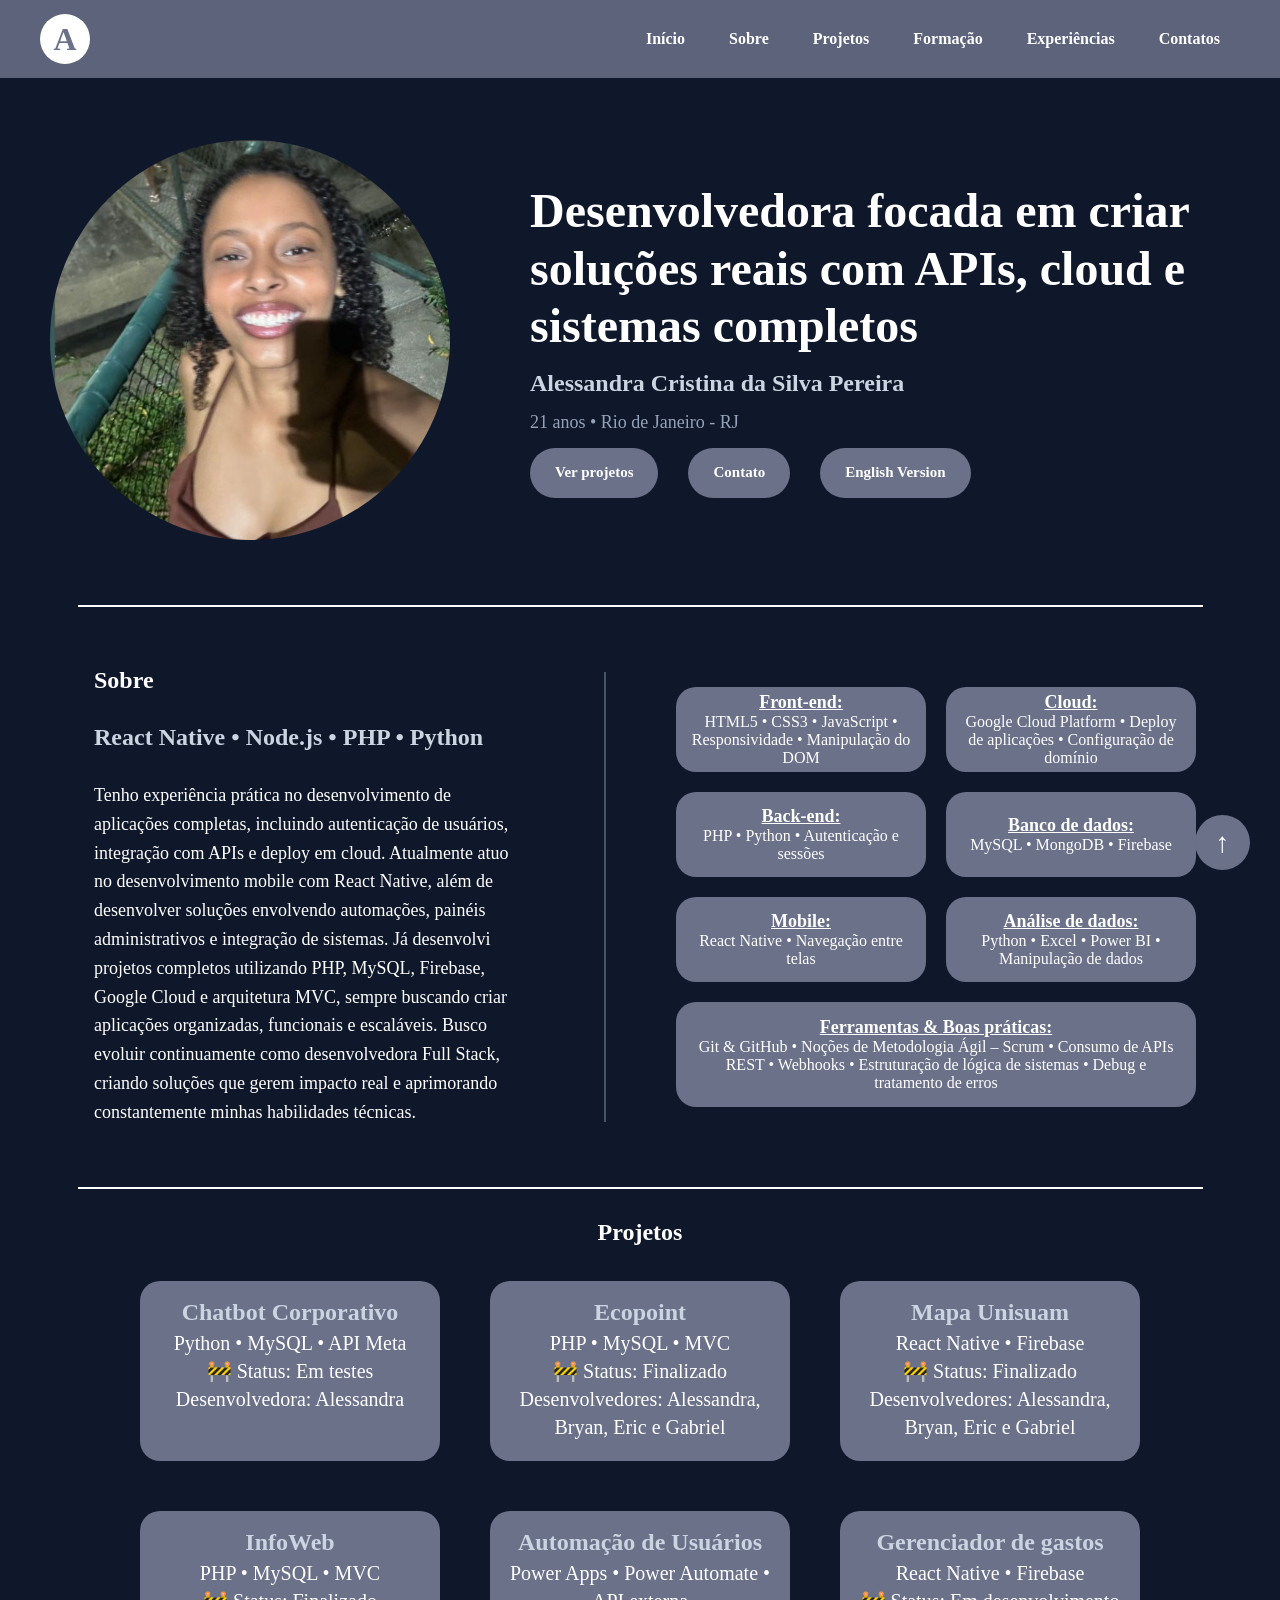
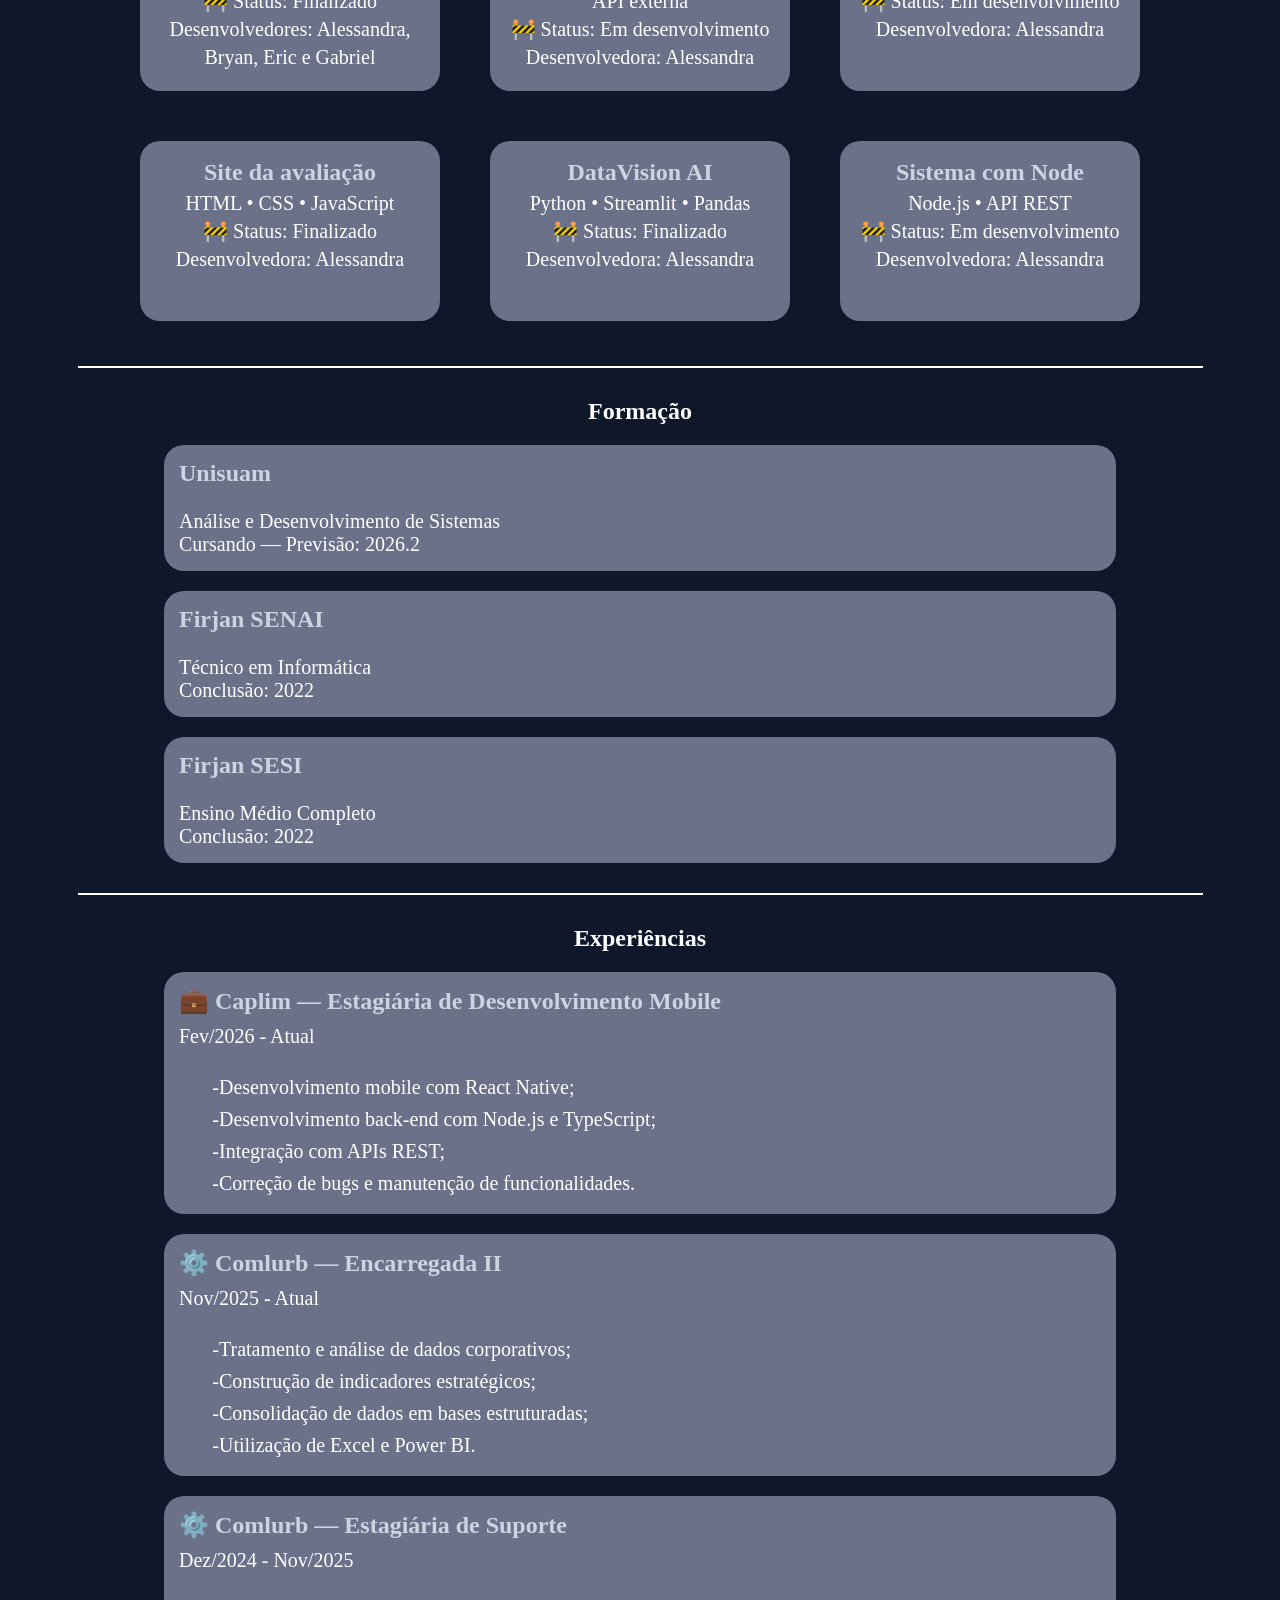
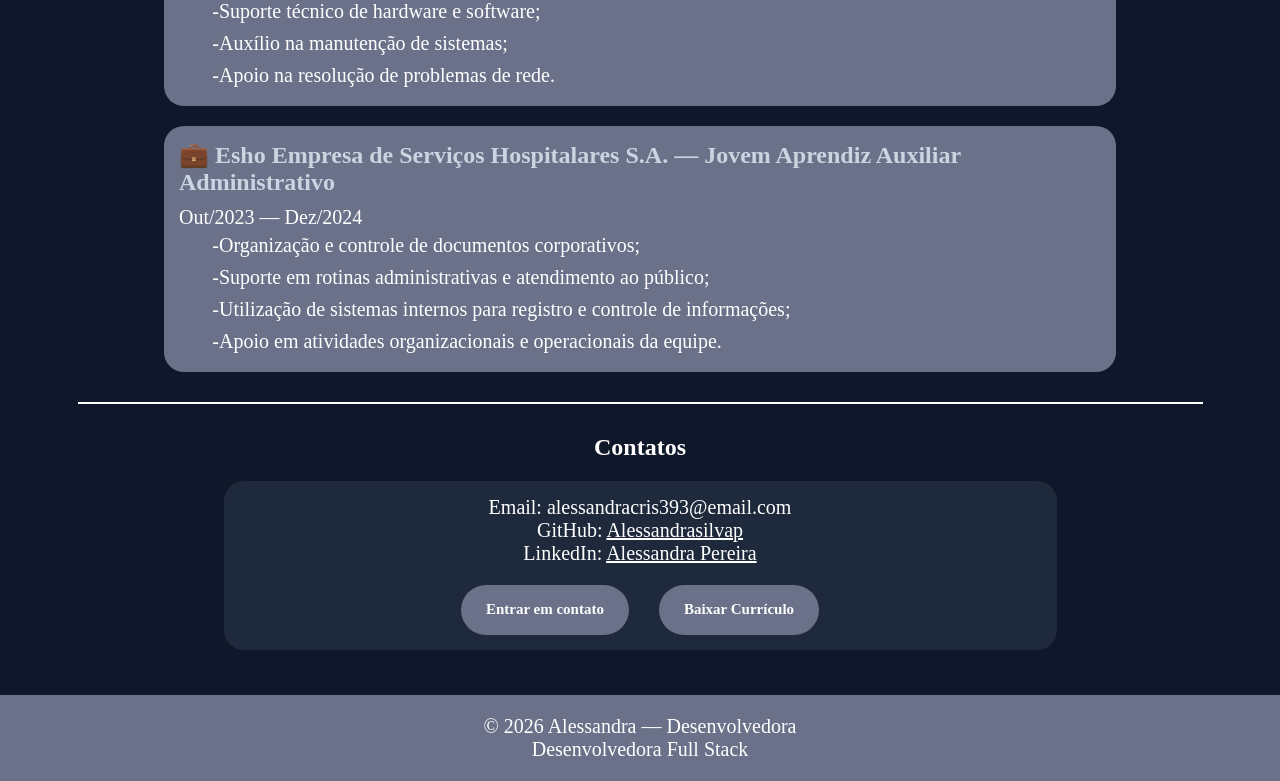
<file: index.html>
<!DOCTYPE html>
<html lang="en">
<head>
    <meta charset="UTF-8">
    <meta name="viewport" content="width=device-width, initial-scale=1.0">
    <title>My Portfólio</title>
	<link rel="icon" href="img/img.png">
	<link rel="stylesheet" href="style.css">
</head>
<body>
    <nav>
        <div class="logo">
            A
        </div>
		
		<div class="menuHamburguer">
		    ☰
		</div>
		
		<ul>
			<li><a href="#inicio">Início</a></li>
			<li><a href="#sobre">Sobre</a></li>
			<li><a href="#projetos">Projetos</a></li>
            <li><a href="#formacao">Formação</a></li>
			<li><a href="#experiencias">Experiências</a></li>
            <li><a href="#contatos">Contatos</a></li>
		</ul>
	</nav>

    <header id="inicio">
        <img src="img/img.png" alt="Eu">

        <div class="inicio">
            <h1 class="h1">Desenvolvedora focada em criar soluções reais com APIs, cloud e sistemas completos</h1>
            <h2 class="h2">Alessandra Cristina da Silva Pereira</h2>
            <h3 class="h3">21 anos • Rio de Janeiro - RJ</h3>

            <div class="navigationControle">
                <a class="navigation" href="#projetos">Ver projetos</a> <a class="navigation" href="#contatos">Contato</a> <a class="navigation" href="index_en.html" target="_blank">English Version</a>
            </div>
        </div>
	</header>

    

    <main>
		<hr class="linhaHorizontal">
		
        <section id="sobre" class="sectionSobre">
            <div class="containerText">
				<h1>Sobre</h1>
				<h2 class="h2">React Native • Node.js • PHP • Python</h2>
				<p style="line-height: 1.6; font-size: 18px;">Tenho experiência prática no desenvolvimento de aplicações completas, incluindo autenticação de usuários, integração com APIs e deploy em cloud.
				Atualmente atuo no desenvolvimento mobile com React Native, além de desenvolver soluções envolvendo automações, painéis administrativos e integração de sistemas.
				Já desenvolvi projetos completos utilizando PHP, MySQL, Firebase, Google Cloud e arquitetura MVC, sempre buscando criar aplicações organizadas, funcionais e escaláveis.
				Busco evoluir continuamente como desenvolvedora Full Stack, criando soluções que gerem impacto real e aprimorando constantemente minhas habilidades técnicas.</p>
			</div>

            <div class="linhaVertical"></div> <!--Vai separar em uma linha vertical-->

			<div class="containerSkills">
                <div class="rowSkills">
                    <div class="cardSkill"><h3 class="cardTitle">Front-end:</h3><p>HTML5 • CSS3 • JavaScript • Responsividade • Manipulação do DOM</p></div>
				    <div class="cardSkill"><h3 class="cardTitle">Cloud:</h3><p>Google Cloud Platform • Deploy de aplicações • Configuração de domínio</p></div>
                </div>

                <div class="rowSkills">
                    <div class="cardSkill"><h3 class="cardTitle">Back-end:</h3><p>PHP • Python •  Autenticação e sessões</p></div>
                    <div class="cardSkill"><h3 class="cardTitle">Banco de dados:</h3><p>MySQL • MongoDB • Firebase</p></div>
                </div>

                <div class="rowSkills">
                    <div class="cardSkill"><h3 class="cardTitle">Mobile:</h3><p>React Native • Navegação entre telas</p></div>
				    <div class="cardSkill"><h3 class="cardTitle">Análise de dados:</h3><p>Python • Excel • Power BI • Manipulação de dados</p></div>
                </div>
				
				<div class="cardSkill cardGrande">
                    <h3 class="cardTitle">Ferramentas & Boas práticas:</h3><p>Git & GitHub • Noções de Metodologia Ágil – Scrum • Consumo de APIs REST • Webhooks • Estruturação de lógica de sistemas • Debug e tratamento de erros</p>
                </div>
			</div>
        </section>

        <hr class="linhaHorizontal">

        <section id="projetos">
            <div class="containerProjects">
                <h1>Projetos</h1>
				<p class="avisoMobile">
				    💡 Pressione os cards para visualizar mais detalhes.
				</p>
				
                <div class="rowProjects">
                    <div class="cardProject">
						<div class="conteudoNormal">
							<h2 class="h2">Chatbot Corporativo</h2>
                        	<p>Python • MySQL • API Meta</p>
							<p>🚧 Status: Em testes</p>
							<p>Desenvolvedora: Alessandra</p>
						</div>

						<div class="conteudoHover" style="background: linear-gradient(rgba(0,0,0,0.75), rgba(0,0,0,0.75)), url('img/painel.png');">
							<p>Sistema automatizado de atendimento integrado à API oficial da Meta com painel administrativo e deploy em cloud.</p>
							<a class="navigationProjects" href="https://github.com/alessandrasilvap/Chatbot-WhatsApp" target="_blank">GitHub</a>
						</div>
                    </div>
                    <div class="cardProject">
						<div class="conteudoNormal">
							<h2 class="h2">Ecopoint</h2>
                        	<p>PHP • MySQL • MVC</p>
							<p>🚧 Status: Finalizado</p>
							<p>Desenvolvedores: Alessandra, Bryan, Eric e Gabriel</p>
						</div>

						<div class="conteudoHover" style="background: linear-gradient(rgba(0,0,0,0.75), rgba(0,0,0,0.75)), url('img/ecopoint.png');">
							<p >Sistema web voltado para sustentabilidade e descarte consciente de materiais recicláveis.</p>
							<a class="navigationProjects" href="https://github.com/alessandrasilvap/ecoPoint" target="_blank">GitHub</a>
						</div>
                    </div>
                    <div class="cardProject">
						<div class="conteudoNormal">
							<h2 class="h2">Mapa Unisuam</h2>
                        	<p>React Native • Firebase</p>
							<p>🚧 Status: Finalizado</p>
							<p>Desenvolvedores: Alessandra, Bryan, Eric e Gabriel</p>
						</div>

						<div class="conteudoHover" style="background: linear-gradient(rgba(0,0,0,0.75), rgba(0,0,0,0.75)), url('img/mapa.png');">
							<p>Aplicativo desenvolvido para auxiliar alunos na localização de salas e andares dentro da faculdade.</p>
							<a class="navigationProjects" href="https://github.com/alessandrasilvap/Mapa-Unisuam" target="_blank">GitHub</a>
						</div>
                    </div>
                </div>

                <div class="rowProjects">
                    <div class="cardProject">
						<div class="conteudoNormal">
							<h2 class="h2">InfoWeb</h2>
                        	<p>PHP • MySQL • MVC</p>
							<p>🚧 Status: Finalizado</p>
							<p>Desenvolvedores: Alessandra, Bryan, Eric e Gabriel</p>
						</div>

						<div class="conteudoHover" style="background: linear-gradient(rgba(0,0,0,0.75), rgba(0,0,0,0.75)), url('img/info.png');">
							<p>Plataforma desenvolvida para auxiliar usuários com pouco conhecimento em internet e tecnologia.</p>
							<a class="navigationProjects" href="https://github.com/alessandrasilvap/infoWEB" target="_blank">GitHub</a>
						</div>
                    </div>
                    <div class="cardProject">
						<div class="conteudoNormal">
							<h2 class="h2">Automação de Usuários</h2>
                        	<p>Power Apps • Power Automate • API externa</p>
							<p>🚧 Status: Em desenvolvimento</p>
							<p>Desenvolvedora: Alessandra</p>
						</div>

						<div class="conteudoHover" style="background: linear-gradient(rgba(0,0,0,0.75), rgba(0,0,0,0.75))">
							<p>Projeto desenvolvido utilizando ferramentas Low-code para automatizar o processo de cadastro de usuários.</p>
							<a class="navigationProjects" href="https://github.com/alessandrasilvap/Automacao-de-Usuarios" target="_blank">GitHub</a>
						</div>
                    </div>
                    <div class="cardProject">
						<div class="conteudoNormal">
							<h2 class="h2">Gerenciador de gastos</h2>
                        	<p>React Native • Firebase</p>
							<p>🚧 Status: Em desenvolvimento</p>
							<p>Desenvolvedora: Alessandra</p>
						</div>

						<div class="conteudoHover" style="background: linear-gradient(rgba(0,0,0,0.75), rgba(0,0,0,0.75))">
							<p>Aplicativo de controle financeiro pessoal com categorização de gastos, acompanhamento de limites e gerenciamento de parcelas.</p>
							<a class="navigationProjects" href="https://github.com/alessandrasilvap/AppGerenciador-de-gastos" target="_blank">GitHub</a>
						</div>
                    </div>
                </div>

                <div class="rowProjects">
                    <div class="cardProject">
						<div class="conteudoNormal">
							<h2 class="h2">Site da avaliação</h2>
                        	<p>HTML • CSS • JavaScript</p>
							<p>🚧 Status: Finalizado</p>
							<p>Desenvolvedora: Alessandra</p>
						</div>

						<div class="conteudoHover" style="background: linear-gradient(rgba(0,0,0,0.75), rgba(0,0,0,0.75)), url('img/avaliacao.png')">
							<p>Sistema web desenvolvido para avaliação acadêmica com foco em formulários e interação com usuários.</p>
							<a class="navigationProjects" href="https://github.com/alessandrasilvap/Site-avaliacao" target="_blank">GitHub</a>
						</div>
                    </div>
                    <div class="cardProject">
						<div class="conteudoNormal">
							<h2 class="h2">DataVision AI</h2>
                        	<p>Python • Streamlit • Pandas</p>
							<p>🚧 Status: Finalizado</p>
							<p>Desenvolvedora: Alessandra</p>
						</div>

						<div class="conteudoHover" style="background: linear-gradient(rgba(0,0,0,0.75), rgba(0,0,0,0.75)), url('img/analise.png');">
							<p>Uma plataforma inteligente desenvolvida que possui Machine Learning, um chatbot, análise, visualização e tratamento de dados.</p>
							<a class="navigationProjects" href="https://github.com/alessandrasilvap/DataVision-AI" target="_blank">GitHub</a>
						</div>
                    </div>
                    <div class="cardProject">
						<div class="conteudoNormal">
							<h2 class="h2">Sistema com Node</h2>
                        	<p>Node.js • API REST</p>
							<p>🚧 Status: Em desenvolvimento</p>
							<p>Desenvolvedora: Alessandra</p>
						</div>

						<div class="conteudoHover" style="background: linear-gradient(rgba(0,0,0,0.75), rgba(0,0,0,0.75))">
							<p>Projeto em desenvolvimento para aprendizado prático de Node.js, integração de APIs e estruturação back-end.</p>
							<a class="navigationProjects" href="https://github.com/alessandrasilvap/Sistema-Node" target="_blank">GitHub</a>
						</div>
                    </div>
                </div>
            </div>
        </section>

        <hr class="linhaHorizontal">

        <section id="formacao">
            <div class="containerTraining">
                <h1>Formação</h1>

                <div class="cardTraining">
					<h2 class="h2">Unisuam</h2>
					<br>
					<p>Análise e Desenvolvimento de Sistemas<br>
					Cursando — Previsão: 2026.2</p>
				</div>

                <div class="cardTraining">
					<h2 class="h2">Firjan SENAI</h2>
					<br>
					<p>Técnico em Informática<br>
					Conclusão: 2022</p>
				</div>

				 <div class="cardTraining">
					<h2 class="h2">Firjan SESI</h2>
					<br>
					<p>Ensino Médio Completo<br>
					Conclusão: 2022</p>
				 </div>
            </div>
        </section>

        <hr class="linhaHorizontal">

        <section id="experiencias">
            <div class="containerExperiences">
                <h1>Experiências</h1>

                <div class="cardExperiences">
					<h2 class="h2">💼 Caplim — Estagiária de Desenvolvimento Mobile</h2>
					<p>Fev/2026 - Atual</p>
					<br>
					<ul class="listaExperiencias">
						<li>Desenvolvimento mobile com React Native;</li>
						<li>Desenvolvimento back-end com Node.js e TypeScript;</li>
						<li>Integração com APIs REST;</li>
						<li>Correção de bugs e manutenção de funcionalidades.</li>
					</ul>
				</div>
                <div class="cardExperiences">
					<h2 class="h2">⚙️ Comlurb — Encarregada II</h2>
					<p>Nov/2025 - Atual</p>
					<br>
					<ul class="listaExperiencias">
						<li>Tratamento e análise de dados corporativos;</li>
						<li>Construção de indicadores estratégicos;</li>
						<li>Consolidação de dados em bases estruturadas;</li>
						<li>Utilização de Excel e Power BI.</li>
					</ul>
				</div>
                <div class="cardExperiences">
					<h2 class="h2">⚙️ Comlurb — Estagiária de Suporte</h2>
					<p>Dez/2024 - Nov/2025</p>
					<br>
					<ul class="listaExperiencias">
						<li>Suporte técnico de hardware e software;</li>
						<li>Auxílio na manutenção de sistemas;</li>
						<li>Apoio na resolução de problemas de rede.</li>
					</ul>
				</div>
                <div class="cardExperiences">
					<h2 class="h2">💼 Esho Empresa de Serviços Hospitalares S.A. — Jovem Aprendiz Auxiliar Administrativo</h2>
					<p>Out/2023 — Dez/2024</p>
					<ul class="listaExperiencias">
						<li>Organização e controle de documentos corporativos;</li>
						<li>Suporte em rotinas administrativas e atendimento ao público;</li>
						<li>Utilização de sistemas internos para registro e controle de informações;</li>
						<li>Apoio em atividades organizacionais e operacionais da equipe.</li>
					</ul>
				</div>
            </div>
        </section>

        <hr class="linhaHorizontal">

        <section id="contatos">
            <div class="containerContacts">
                <h1>Contatos</h1>

                <div class="cardContacts">
                    <p>Email: alessandracris393@email.com</p>
                    <p>GitHub: <a href="https://github.com/alessandrasilvap" target="_blank">Alessandrasilvap</a></p>
                    <p>LinkedIn: <a href="https://www.linkedin.com/in/alessandra-pereira-377823237/" target="_blank">Alessandra Pereira</a></p>
                
                    <div class="navigationControl">
						<a class="navigation" href="mailto: alessandracris393@email.com" target="_blank">Entrar em contato</a> <a class="navigation" href="curriculos/Alessandra_Pereira-Currículo_PT.pdf" download>Baixar Currículo</a>
                    </div>
                </div>
            </div>
        </section>
    </main>

    <footer>
        <p>© 2026 Alessandra — Desenvolvedora</p>
		<p>Desenvolvedora Full Stack</p>
    </footer>
	
	<a href="#inicio" class="botaoTopo">↑</a>

	<script src="script.js"></script>
</body>
</html>
</file>
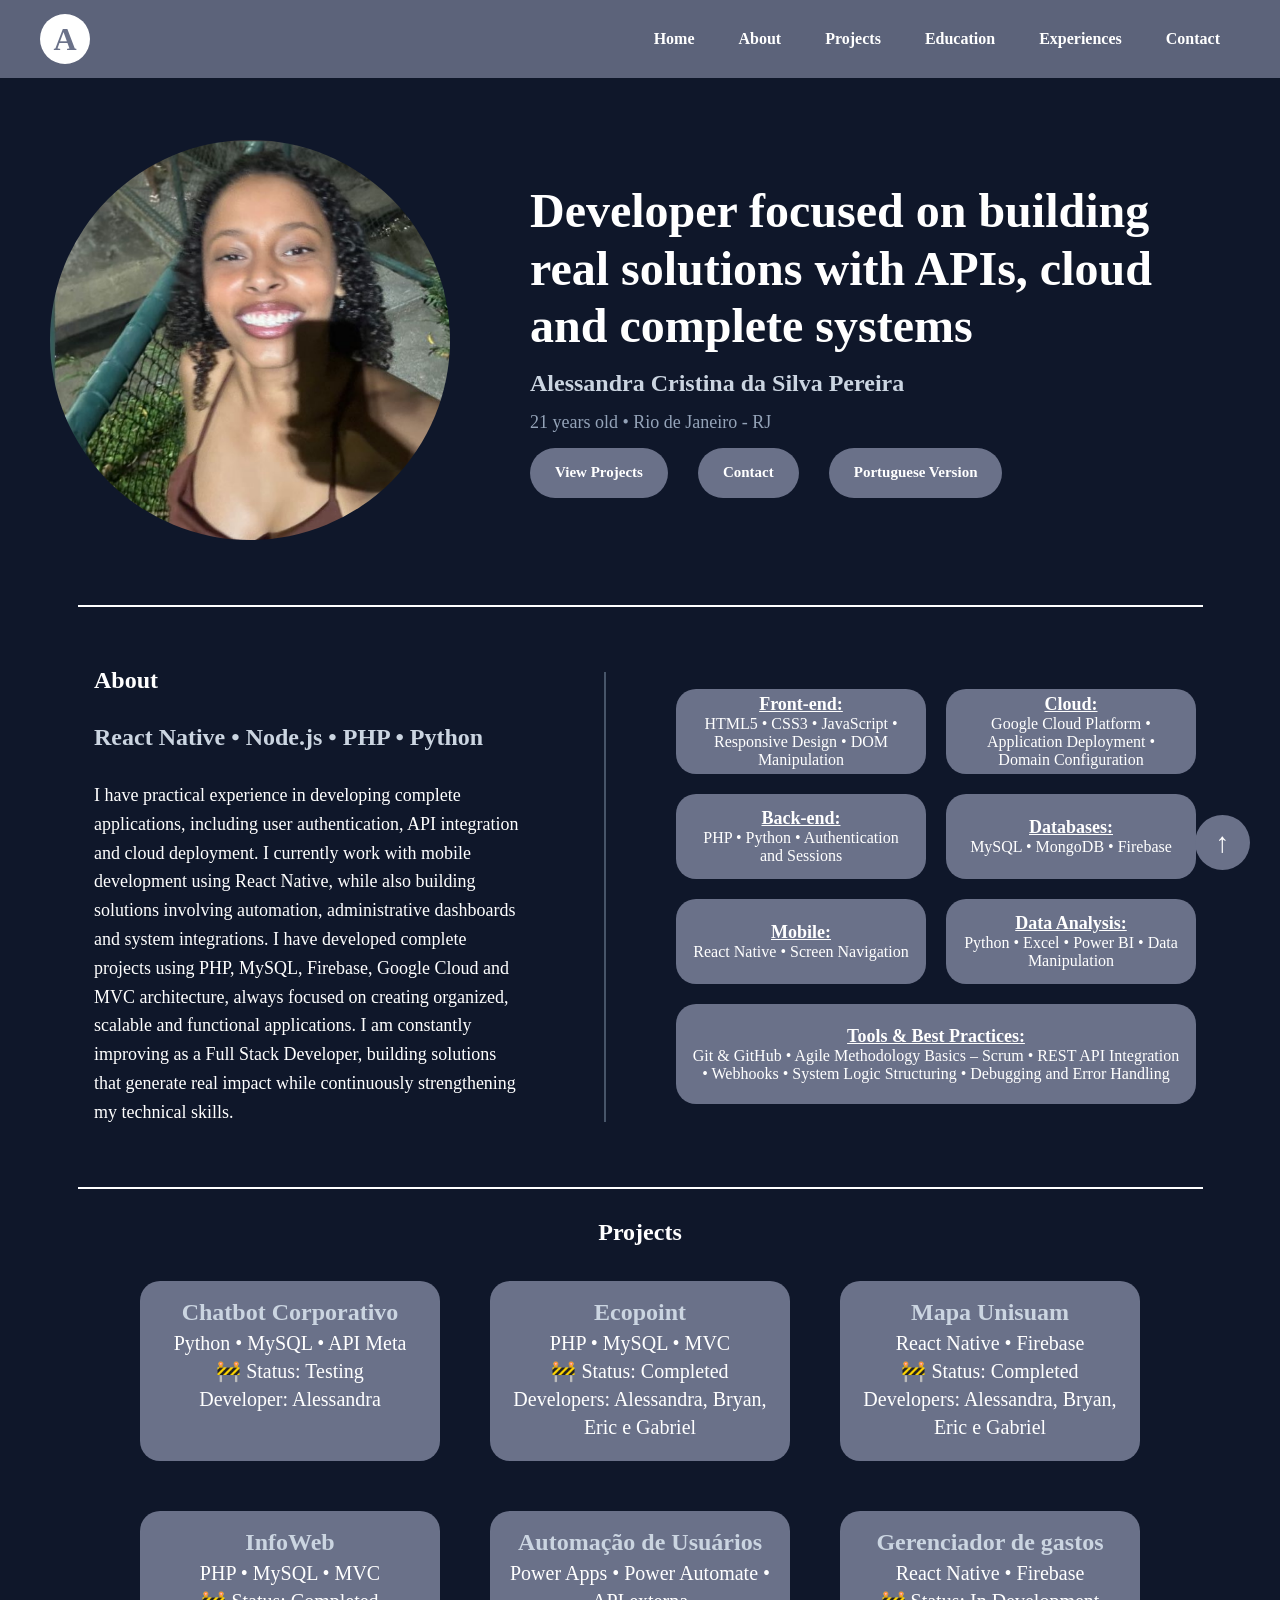
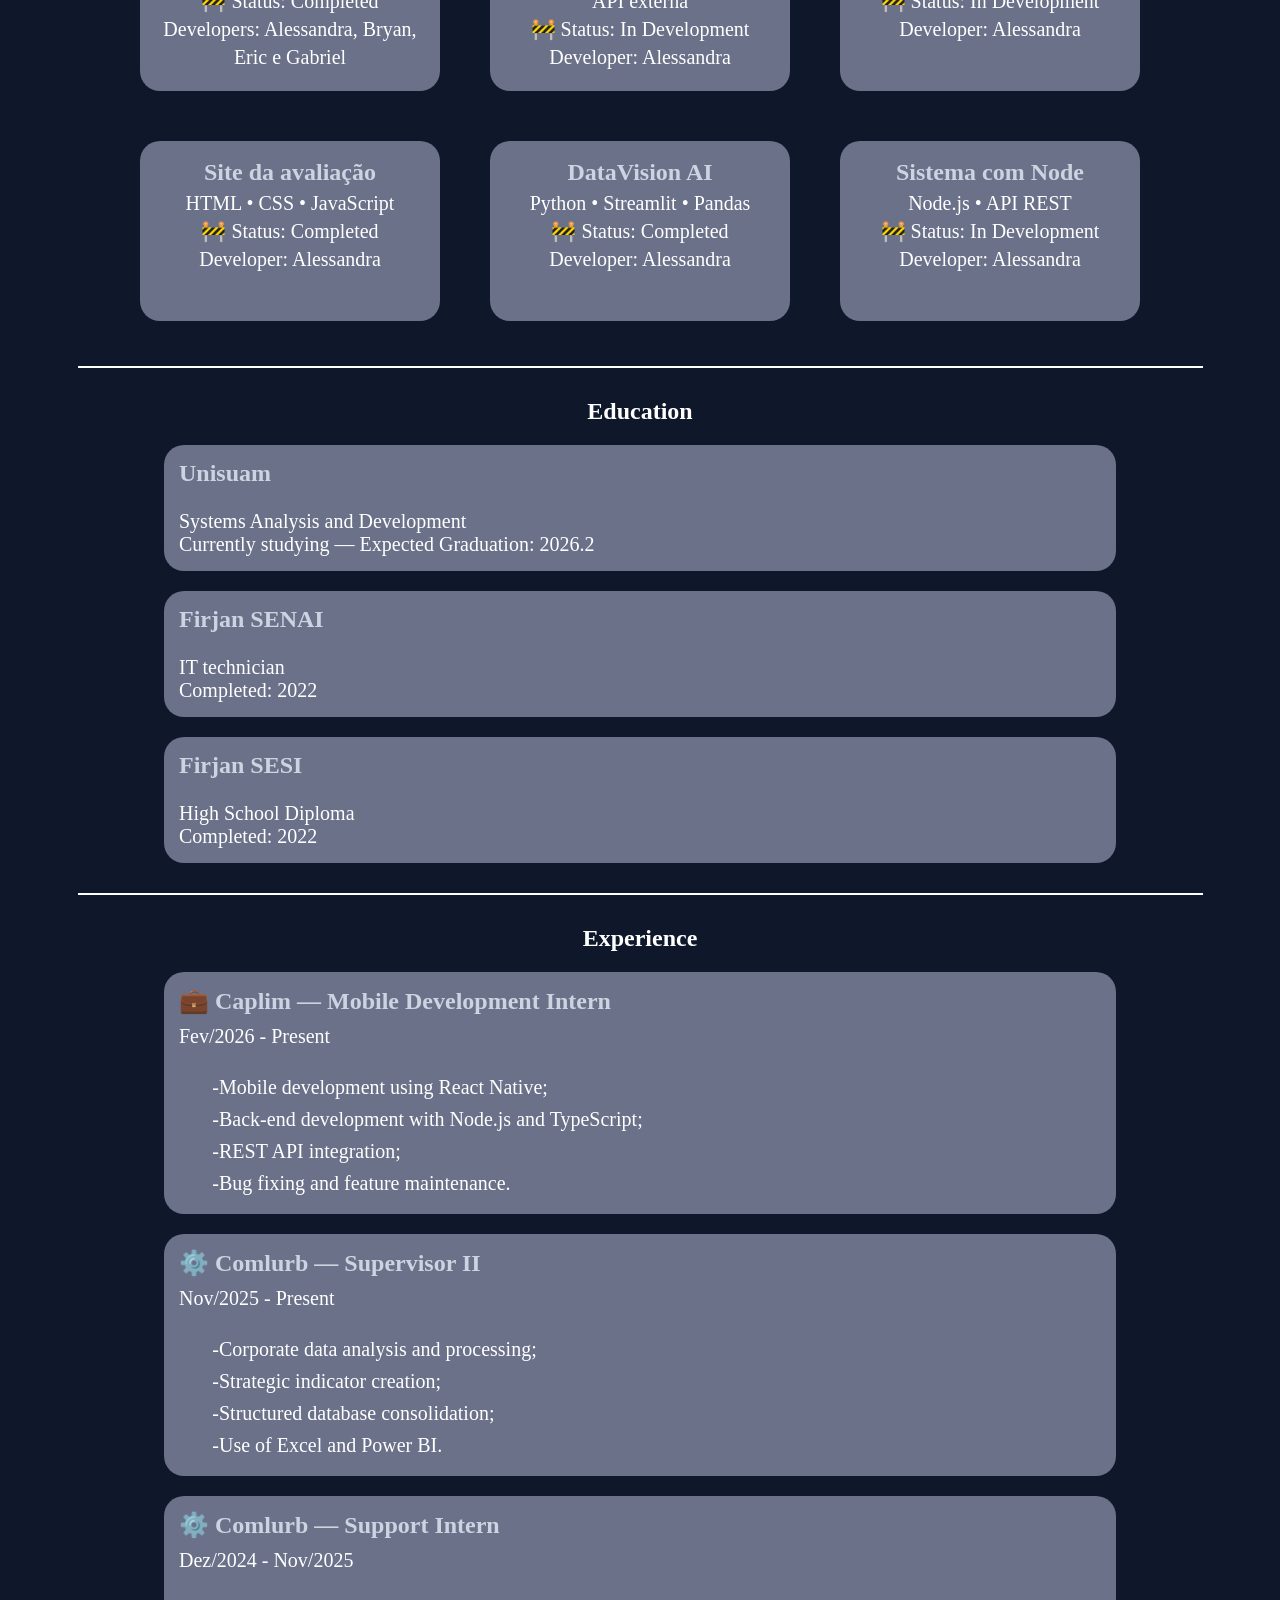
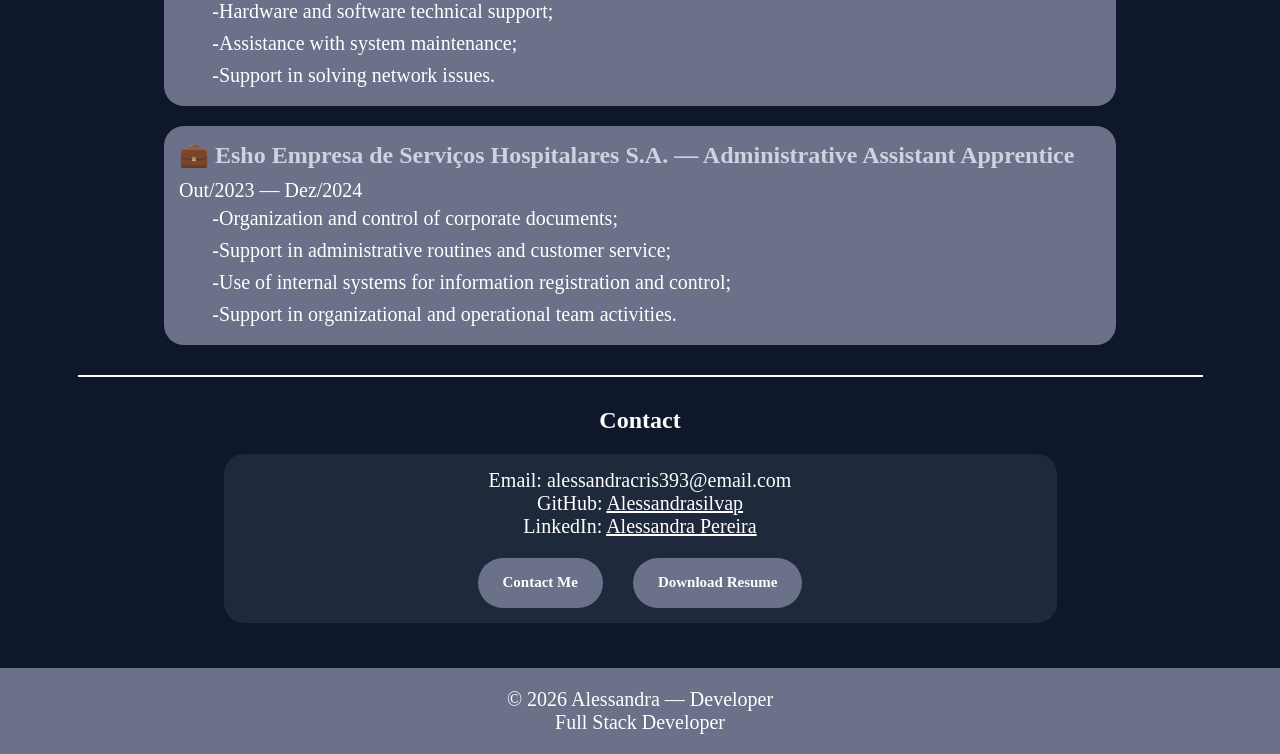
<file: index_en.html>
<!DOCTYPE html>
<html lang="en">
<head>
    <meta charset="UTF-8">
    <meta name="viewport" content="width=device-width, initial-scale=1.0">
    <title>My Portfólio</title>
	<link rel="icon" href="img/img.png">
	<link rel="stylesheet" href="style.css">
</head>
<body>
    <nav>
        <div class="logo">
            A
        </div>
		
		<div class="menuHamburguer">
		    ☰
		</div>
		
		<ul>
			<li><a href="#inicio">Home</a></li>
			<li><a href="#sobre">About</a></li>
			<li><a href="#projetos">Projects</a></li>
            <li><a href="#formacao">Education</a></li>
			<li><a href="#experiencias">Experiences</a></li>
            <li><a href="#contatos">Contact</a></li>
		</ul>
	</nav>

    <header id="inicio">
        <img src="img/img.png" alt="Eu">

        <div class="inicio">
            <h1 class="h1">Developer focused on building real solutions with APIs, cloud and complete systems</h1>
            <h2 class="h2">Alessandra Cristina da Silva Pereira</h2>
            <h3 class="h3">21 years old • Rio de Janeiro - RJ</h3>

            <div class="navigationControle">
                <a class="navigation" href="#projetos">View Projects</a> <a class="navigation" href="#contatos">Contact</a> <a class="navigation" href="index.html" target="_blank">Portuguese Version</a>
            </div>
        </div>
	</header>

    

    <main>
		<hr class="linhaHorizontal">
		
        <section id="sobre" class="sectionSobre">
            <div class="containerText">
				<h1>About</h1>
				<h2 class="h2">React Native • Node.js • PHP • Python</h2>
				<p style="line-height: 1.6; font-size: 18px;">I have practical experience in developing complete applications, including user authentication, API integration and cloud deployment.
				I currently work with mobile development using React Native, while also building solutions involving automation, administrative dashboards and system integrations.
				I have developed complete projects using PHP, MySQL, Firebase, Google Cloud and MVC architecture, always focused on creating organized, scalable and functional applications.
				I am constantly improving as a Full Stack Developer, building solutions that generate real impact while continuously strengthening my technical skills.</p>
			</div>

            <div class="linhaVertical"></div> <!--Vai separar em uma linha vertical-->

			<div class="containerSkills">
                <div class="rowSkills">
                    <div class="cardSkill"><h3 class="cardTitle">Front-end:</h3><p>HTML5 • CSS3 • JavaScript • Responsive Design • DOM Manipulation</p></div>
				    <div class="cardSkill"><h3 class="cardTitle">Cloud:</h3><p>Google Cloud Platform • Application Deployment • Domain Configuration</p></div>
                </div>

                <div class="rowSkills">
                    <div class="cardSkill"><h3 class="cardTitle">Back-end:</h3><p>PHP • Python •  Authentication and Sessions</p></div>
                    <div class="cardSkill"><h3 class="cardTitle">Databases:</h3><p>MySQL • MongoDB • Firebase</p></div>
                </div>

                <div class="rowSkills">
                    <div class="cardSkill"><h3 class="cardTitle">Mobile:</h3><p>React Native • Screen Navigation</p></div>
				    <div class="cardSkill"><h3 class="cardTitle">Data Analysis:</h3><p>Python • Excel • Power BI • Data Manipulation</p></div>
                </div>
				
				<div class="cardSkill cardGrande">
                    <h3 class="cardTitle">Tools & Best Practices:</h3><p>Git & GitHub • Agile Methodology Basics – Scrum • REST API Integration • Webhooks • System Logic Structuring • Debugging and Error Handling</p>
                </div>
			</div>
        </section>

        <hr class="linhaHorizontal">

        <section id="projetos">
            <div class="containerProjects">
                <h1>Projects</h1>
				<p class="avisoMobile">
				    💡 Tap and hold the cards to view more details.
				</p>

                <div class="rowProjects">
                    <div class="cardProject">
						<div class="conteudoNormal">
							<h2 class="h2">Chatbot Corporativo</h2>
                        	<p>Python • MySQL • API Meta</p>
							<p>🚧 Status: Testing</p>
							<p>Developer: Alessandra</p>
						</div>

						<div class="conteudoHover" style="background: linear-gradient(rgba(0,0,0,0.75), rgba(0,0,0,0.75)), url('img/painel.png');">
							<p>Automated customer service system integrated with the official Meta API, featuring an administrative dashboard and cloud deployment.</p>
							<a class="navigationProjects" href="https://github.com/alessandrasilvap/Chatbot-WhatsApp" target="_blank">GitHub</a>
						</div>
                    </div>
                    <div class="cardProject">
						<div class="conteudoNormal">
							<h2 class="h2">Ecopoint</h2>
                        	<p>PHP • MySQL • MVC</p>
							<p>🚧 Status: Completed</p>
							<p>Developers: Alessandra, Bryan, Eric e Gabriel</p>
						</div>

						<div class="conteudoHover" style="background: linear-gradient(rgba(0,0,0,0.75), rgba(0,0,0,0.75)), url('img/ecopoint.png');">
							<p>Web system focused on sustainability and conscious disposal of recyclable materials.</p>
							<a class="navigationProjects" href="https://github.com/alessandrasilvap/ecoPoint" target="_blank">GitHub</a>
						</div>
                    </div>
                    <div class="cardProject">
						<div class="conteudoNormal">
							<h2 class="h2">Mapa Unisuam</h2>
                        	<p>React Native • Firebase</p>
							<p>🚧 Status: Completed</p>
							<p>Developers: Alessandra, Bryan, Eric e Gabriel</p>
						</div>

						<div class="conteudoHover" style="background: linear-gradient(rgba(0,0,0,0.75), rgba(0,0,0,0.75)), url('img/mapa.png');">
							<p>Application developed to help students locate classrooms and floors inside the university campus.</p>
							<a class="navigationProjects" href="https://github.com/Gabriel2005dev/app-projeto" target="_blank">GitHub</a>
						</div>
                    </div>
                </div>

                <div class="rowProjects">
                    <div class="cardProject">
						<div class="conteudoNormal">
							<h2 class="h2">InfoWeb</h2>
                        	<p>PHP • MySQL • MVC</p>
							<p>🚧 Status: Completed</p>
							<p>Developers: Alessandra, Bryan, Eric e Gabriel</p>
						</div>

						<div class="conteudoHover" style="background: linear-gradient(rgba(0,0,0,0.75), rgba(0,0,0,0.75)), url('img/info.png');">
							<p>Platform created to help users with limited internet and technology knowledge.</p>
							<a class="navigationProjects" href="https://github.com/alessandrasilvap/infoWEB" target="_blank">GitHub</a>
						</div>
                    </div>
                    <div class="cardProject">
						<div class="conteudoNormal">
							<h2 class="h2">Automação de Usuários</h2>
                        	<p>Power Apps • Power Automate • API externa</p>
							<p>🚧 Status: In Development</p>
							<p>Developer: Alessandra</p>
						</div>

						<div class="conteudoHover" style="background: linear-gradient(rgba(0,0,0,0.75), rgba(0,0,0,0.75))">
							<p>Project developed using low-code tools to automate the user registration process.</p>
							<a class="navigationProjects" href="https://github.com/alessandrasilvap/Automacao-de-Usuarios" target="_blank">GitHub</a>
						</div>
                    </div>
                    <div class="cardProject">
						<div class="conteudoNormal">
							<h2 class="h2">Gerenciador de gastos</h2>
                        	<p>React Native • Firebase</p>
							<p>🚧 Status: In Development</p>
							<p>Developer: Alessandra</p>
						</div>

						<div class="conteudoHover" style="background: linear-gradient(rgba(0,0,0,0.75), rgba(0,0,0,0.75))">
							<p>Personal finance management app with expense categorization, limit tracking and installment management.</p>
							<a class="navigationProjects" href="https://github.com/alessandrasilvap/AppGerenciador-de-gastos" target="_blank">GitHub</a>
						</div>
                    </div>
                </div>

                <div class="rowProjects">
                    <div class="cardProject">
						<div class="conteudoNormal">
							<h2 class="h2">Site da avaliação</h2>
                        	<p>HTML • CSS • JavaScript</p>
							<p>🚧 Status: Completed</p>
							<p>Developer: Alessandra</p>
						</div>

						<div class="conteudoHover" style="background: linear-gradient(rgba(0,0,0,0.75), rgba(0,0,0,0.75)), url('img/avaliacao.png')">
							<p>Web system developed for academic evaluation, focused on forms and user interaction.</p>
							<a class="navigationProjects" href="https://github.com/alessandrasilvap/Site-avaliacao" target="_blank">GitHub</a>
						</div>
                    </div>
                    <div class="cardProject">
						<div class="conteudoNormal">
							<h2 class="h2">DataVision AI</h2>
                        	<p>Python • Streamlit • Pandas</p>
							<p>🚧 Status: Completed</p>
							<p>Developer: Alessandra</p>
						</div>

						<div class="conteudoHover" style="background: linear-gradient(rgba(0,0,0,0.75), rgba(0,0,0,0.75)), url('img/analise.png');">
							<p>An intelligent platform featuring machine learning, a chatbot, and data analysis, visualization, and processing capabilities.</p>
							<a class="navigationProjects" href="https://github.com/alessandrasilvap/DataVision-AI" target="_blank">GitHub</a>
						</div>
                    </div>
                    <div class="cardProject">
						<div class="conteudoNormal">
							<h2 class="h2">Sistema com Node</h2>
                        	<p>Node.js • API REST</p>
							<p>🚧 Status: In Development</p>
							<p>Developer: Alessandra</p>
						</div>

						<div class="conteudoHover" style="background: linear-gradient(rgba(0,0,0,0.75), rgba(0,0,0,0.75))">
							<p>Project under development for practical learning of Node.js, API integration and back-end structuring.</p>
							<a class="navigationProjects" href="https://github.com/alessandrasilvap/Sistema-Node" target="_blank">GitHub</a>
						</div>
                    </div>
                </div>
            </div>
        </section>

        <hr class="linhaHorizontal">

        <section id="formacao">
            <div class="containerTraining">
                <h1>Education</h1>

                <div class="cardTraining">
					<h2 class="h2">Unisuam</h2>
					<br>
					<p>Systems Analysis and Development<br>
					Currently studying — Expected Graduation: 2026.2</p>
				</div>

                <div class="cardTraining">
					<h2 class="h2">Firjan SENAI</h2>
					<br>
					<p>IT technician<br>
					Completed: 2022</p>
				</div>

				 <div class="cardTraining">
					<h2 class="h2">Firjan SESI</h2>
					<br>
					<p>High School Diploma<br>
					Completed: 2022</p>
				 </div>
            </div>
        </section>

        <hr class="linhaHorizontal">

        <section id="experiencias">
            <div class="containerExperiences">
                <h1>Experience</h1>

                <div class="cardExperiences">
					<h2 class="h2">💼 Caplim — Mobile Development Intern</h2>
					<p>Fev/2026 - Present</p>
					<br>
					<ul class="listaExperiencias">
						<li>Mobile development using React Native;</li>
						<li>Back-end development with Node.js and TypeScript;</li>
						<li>REST API integration;</li>
						<li>Bug fixing and feature maintenance.</li>
					</ul>
				</div>
                <div class="cardExperiences">
					<h2 class="h2">⚙️ Comlurb — Supervisor II</h2>
					<p>Nov/2025 - Present</p>
					<br>
					<ul class="listaExperiencias">
						<li>Corporate data analysis and processing;</li>
						<li>Strategic indicator creation;</li>
						<li>Structured database consolidation;</li>
						<li>Use of Excel and Power BI.</li>
					</ul>
				</div>
                <div class="cardExperiences">
					<h2 class="h2">⚙️ Comlurb — Support Intern</h2>
					<p>Dez/2024 - Nov/2025</p>
					<br>
					<ul class="listaExperiencias">
						<li>Hardware and software technical support;</li>
						<li>Assistance with system maintenance;</li>
						<li>Support in solving network issues.</li>
					</ul>
				</div>
                <div class="cardExperiences">
					<h2 class="h2">💼 Esho Empresa de Serviços Hospitalares S.A. — Administrative Assistant Apprentice</h2>
					<p>Out/2023 — Dez/2024</p>
					<ul class="listaExperiencias">
						<li>Organization and control of corporate documents;</li>
						<li>Support in administrative routines and customer service;</li>
						<li>Use of internal systems for information registration and control;</li>
						<li>Support in organizational and operational team activities.</li>
					</ul>
				</div>
            </div>
        </section>

        <hr class="linhaHorizontal">

        <section id="contatos">
            <div class="containerContacts">
                <h1>Contact</h1>

                <div class="cardContacts">
                    <p>Email: alessandracris393@email.com</p>
                    <p>GitHub: <a href="https://github.com/alessandrasilvap" target="_blank">Alessandrasilvap</a></p>
                    <p>LinkedIn: <a href="https://www.linkedin.com/in/alessandra-pereira-377823237/" target="_blank">Alessandra Pereira</a></p>
                
                    <div class="navigationControl">
						<a class="navigation" href="mailto: alessandracris393@email.com" target="_blank">Contact Me</a> <a class="navigation" href="curriculos/Alessandra_Pereira-Currículo_ENG.pdf" download>Download Resume</a>
                    </div>
                </div>
            </div>
        </section>
    </main>

    <footer>
        <p>© 2026 Alessandra — Developer</p>
		<p>Full Stack Developer</p>
    </footer>
	
	<a href="#inicio" class="botaoTopo">↑</a>

	<script src="script.js"></script>
</body>
</html>
</file>
<file: style.css>
* {
  color: #ffffff;
  font-family: Open Sans;
  margin: 0;
	box-sizing: border-box;
}
html {
	scroll-behavior: smooth;
}
body {
  background-color: #0f172a;
}
nav {
  display: flex;
  background-color: rgba(106, 113, 137, 0.85);
	backdrop-filter: blur(10px);
  justify-content: space-between;
  align-items: center;
  padding: 10px 40px;
	position: fixed;
	width: 100%;
	z-index: 1000;
}
.logo {
  background-color: #ffffff;
  color: #6a7189;
  width: 50px;
  height: 50px;
  border-radius: 50%;
  font-size: 32px;
  font-weight: bold;
  display: flex;
  align-items: center;
  justify-content: center;
}
.menuHamburguer {
  display: none;
}
nav ul {
  list-style: none;
}
nav ul li {
  display: inline-block;
}
nav ul li a {
  display: block;
  padding: 20px 20px;
  text-decoration: none;
  transition: 0.3s;
  font-weight: 600;
}
 nav ul li a:hover {
  background-color: #0f172a;
  color: #ffffff;
  border-radius: 10px;
  transform: scale(1.05);
}

header {
  display: flex;
  justify-content: center;
  gap: 80px;
  align-items: center;
  padding-top: 140px;
  padding-bottom: 50px;
}
img {
  width: 400px;;
  height: 400px;;
  border-radius: 50%;
  object-fit: cover;
  transition: 0.3s;
  background-color: #ffffff;
}
img:hover {
  transform: scale(1.05);
}
.inicio {
  display: flex;
  flex-direction: column;
  align-items: flex-start;
  gap: 15px;
  max-width: 700px;
}
.h1 {
  font-size: 48px;
  line-height: 1.2;
}
.h2 {
  font-size: 24px;
  color: #cbd5e1;
}
h3 {
  font-size: 18px;
  color: #94a3b8;
  font-weight: normal;
}
.navigationControle {
  display: flex;
  gap: 30px;
}
.navigation {
  padding: 0 25px;
  height: 50px;
  border-radius: 30px;
  background-color: #6a7189;
  font-size: 15px;
  font-weight: bold;
  transition: 0.3s;
	display: flex;
  align-items: center;
	text-decoration: none;
}
.navigation:hover {
  cursor: pointer;
  background-color: #475569;
  transform: scale(1.05);
}

.linhaHorizontal {
  width: 90%;
  margin: 0 auto;
  border: 10px; 
  height: 2px; 
  background-color: #ffffff; 
}
		
main {
  padding: 15px;
	max-width: 1400px;
	margin: 0 auto;
}

section {
  scroll-margin-top: 120px;
}
.sectionSobre {
	display: flex;
	justify-content: center;
	align-items: center;
	gap: 40px;
  padding: 50px;
}
.containerText {
  display: flex;
  gap: 30px;
  max-width: 450px;
  flex-direction: column;
  padding: 10px;
}
.linhaVertical {
  height: 450px;
  width: 2px;
  margin: 0 30px;
  background-color: #475569;
}
.containerSkills {
  display: flex;
  gap: 20px;
  flex-direction: column;
}
.rowSkills {
  display: flex;
  gap: 20px;
  align-items: stretch;
}
.cardSkill {
  background-color: #6a7189;
  border-radius: 20px;
  padding: 15px;
  width: 250px;
  height: 85px;
  transition: 0.3s;
  display: flex;
  flex-direction: column;
  justify-content: center;
  align-items: center;
  text-align: center;
  font-size: 16px;
}
.cardSkill:hover {
  transform: scale(1.03);
}
.cardGrande {
  width: 520px;
	height: auto;
  min-height: 100px;
}
.cardTitle {
  color: #ffffff;
  text-decoration: underline;
  font-weight: bold;
}

.avisoMobile{
    display: none;
}
.containerProjects {
  display: flex;
  gap: 20px;
  flex-direction: column;
  padding: 30px;
  align-items: center;
}
.rowProjects {
  display: flex;
  gap: 20px;
}
.cardProject {
  background-color: #6a7189;
  border-radius: 20px;
  padding: 15px;
  width: 300px;
  height: 180px;
  transition: 0.3s;
  margin: 15px;
  font-size: 20px;
  position: relative;
  overflow: hidden;
}
.conteudoNormal {
  opacity: 1;
  transition: 0.3s;
  pointer-events: none;
  text-align: center;
  display: flex;
  flex-direction: column;
  line-height: 1.4;
}
.conteudoHover {
  opacity: 0;
  transition: 0.3s;
  position: absolute;
  top: 0;
  left: 0;
  width: 100%;
  height: 100%;
  display: flex;
  flex-direction: column;
  justify-content: center;
  align-items: center;
  gap: 15px;
  text-align: center;
  background-size: cover;
  background-position: center;
  border-radius: 20px;
}
.cardProject:hover .conteudoNormal {
  opacity: 0;
}
.cardProject:hover .conteudoHover {
  opacity: 1;
}
.navigationProjects {
  padding: 0 25px;
  height: 50px;
  border-radius: 30px;
  background-color: #000;
  font-size: 15px;
  font-weight: bold;
  transition: 0.3s;
  display: flex;
  align-items: center;
  text-decoration: none;
}

.containerTraining {
  display: flex;
  gap: 20px;
  flex-direction: column;
  padding: 30px;
  align-items: center;
}
.cardTraining {
  background-color: #6a7189;
  border-radius: 20px;
  padding: 15px;
  width: 80%;
  font-size: 20px;
}

.containerExperiences {
  display: flex;
  gap: 20px;
  flex-direction: column;
  padding: 30px;
  align-items: center;
}
.cardExperiences {
  background-color: #6a7189;
  border-radius: 20px;
  padding: 15px;
  width: 80%;
  font-size: 20px;
}
.cardExperiences h2 {
  margin-bottom: 10px;
}
.listaExperiencias {
  list-style-type: '-';
  line-height: 1.6;
}

.containerContacts {
  display: flex;
  gap: 20px;
  flex-direction: column;
  padding: 30px;
  align-items: center;
}
.cardContacts {
  background-color: #1e293b;
  border-radius: 20px;
  padding: 15px;
  width: 70%;
  height: auto;
  text-align: center;
  display: flex;
  flex-direction: column;
  justify-content: center;
  font-size: 20px;
}
.navigationControl {
  display: flex;
  gap: 30px;
  justify-content: center;
  margin-top: 20px;
}

.cardExperiences:hover, .cardTraining:hover, .cardContacts:hover {
  transform: scale(1.01);
  transition: 0.3s;
}

footer {
  background-color: #6a7189;
  text-align: center;
  padding: 20px;
  font-size: 20px;
}

.botaoTopo {
  position: fixed;
  bottom: 30px;
  right: 30px;
  width: 55px;
  height: 55px;
  background-color: #6a7189;
  border-radius: 50%;
  display: flex;
  justify-content: center;
  align-items: center;
  text-decoration: none;
  font-size: 28px;
  font-weight: bold;
  transition: 0.3s;
  z-index: 999;
}
.botaoTopo:hover {
  background-color: #475569;
  transform: scale(1.1);
}


/*Responsividade*/
@media (max-width: 537px) {
  img {
	  width: 250px;
	  height: 250px;
  }
  .cardGrande {
	  width: auto;
  }
  .rowSkills {
	  flex-direction: column;
  }
  .cardContacts {
	  width: auto;
  }
}
		
@media (max-width: 768px) {
  .h1 {
	  font-size: 35px;
  }
  header {
	  gap: 40px;
	  flex-direction: column;
	  margin: 15px;
  }

  .sectionSobre {
	  flex-direction: column;
  }
  .linhaVertical {
	  display: none;
  }
  .containerSkills {
	  flex-direction: column;
	  align-items: center;
  }

  .avisoMobile{
	  display: block;
	  text-align: center;
	  color: #ffffff;
	  margin-bottom: 20px;
	  font-size: 13px;
	  opacity: 0.8;
  }
  .rowProjects {
	  flex-direction: column;
  }
  .cardContacts {
	  width: 90%;
  }
}

@media (max-width: 793px) {
  .menuHamburguer {
	  display: block;
	  font-size: 35px;
	  cursor: pointer;
  }
		
  nav ul {
	  display: none;
	  flex-direction: column;
	  position: absolute;
	  top: 80px;
	  right: 20px;
	  background-color: #6a7189;
	  border-radius: 15px;
	  padding: 20px;
	  gap: 10px;
  }
		
  nav ul.ativo {
	  display: flex;
  }
  img {
	  width: 250px;
	  height: 250px;
  }
  .h1 {
	  font-size: 30px;
  }
}

@media (max-width: 999px) {
  .rowProjects {
	  flex-direction: column;
  }
}

		@media (max-width: 1024px) {
  .inicio {
	  max-width: 500px;
  }
  .h1 {
	  font-size: 38px;
  }
  .sectionSobre {
	  flex-direction: column;
  }
  .linhaVertical {
	  display: none;
  }
  .containerText {
	  max-width: 850px;
  }
}

@media (max-width: 1063px) {
  img {
	  width: 300px;
	  height: 300px;
  }
  .h1 {
	  font-size: 38px;
  }
}
</file>
